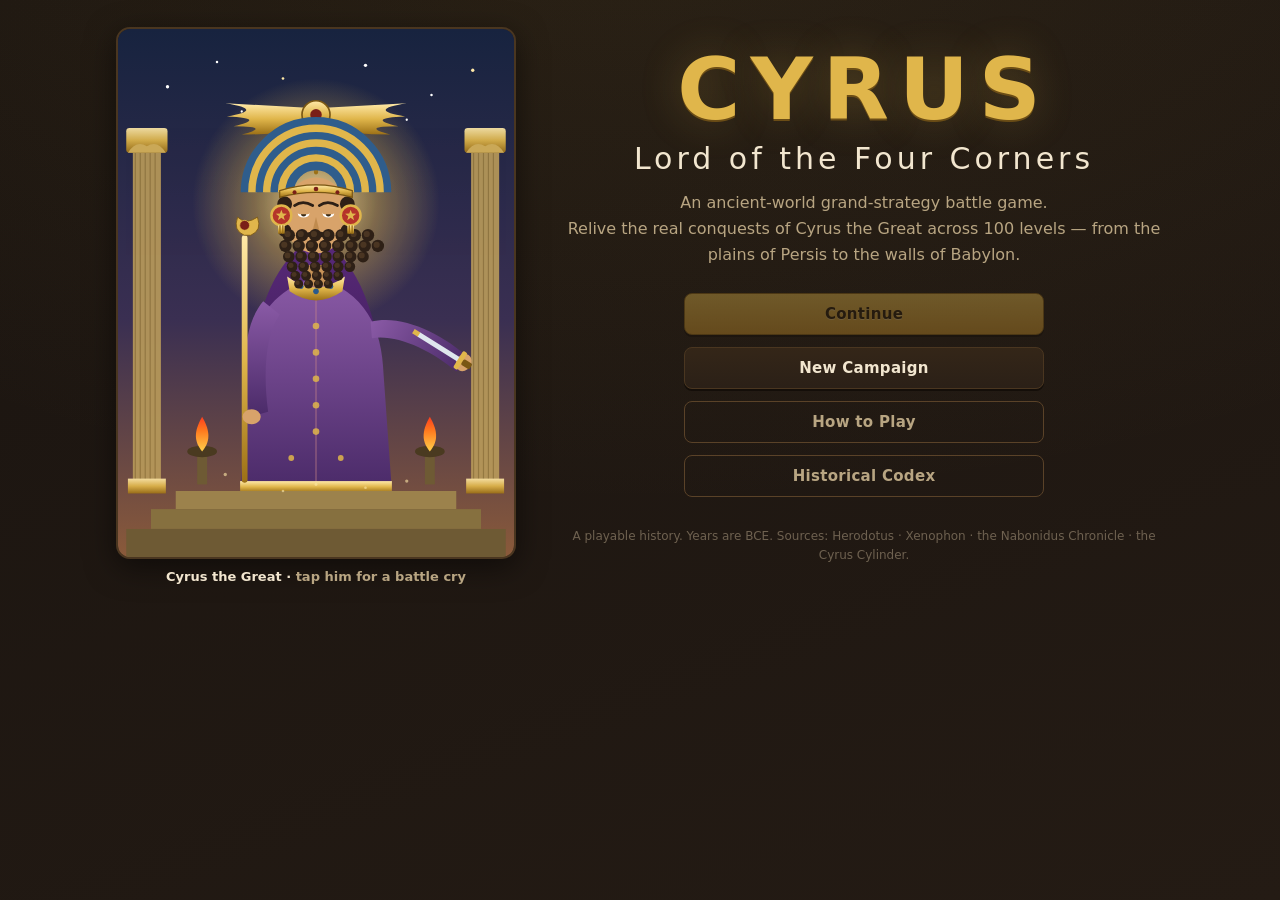
<file: index.html>
<!DOCTYPE html>
<html lang="en">
<head>
  <meta charset="UTF-8" />
  <meta name="viewport" content="width=device-width, initial-scale=1.0" />
  <title>Cyrus: Lord of the Four Corners</title>
  <meta name="description" content="An ancient-world grand-strategy battle game following the real conquests of Cyrus the Great across 100 levels." />
  <link rel="preconnect" href="https://fonts.googleapis.com" />
  <link rel="stylesheet" href="css/style.css" />
</head>
<body>
  <div id="app"><!-- screens render here --></div>

  <!-- Game scripts: data → engine → ui -->
  <script src="js/data.js"></script>
  <script src="js/engine.js"></script>
  <script src="js/audio.js"></script>
  <script src="js/battlefield.js"></script>
  <script src="js/hero.js"></script>
  <script src="js/ui.js"></script>
</body>
</html>
</file>
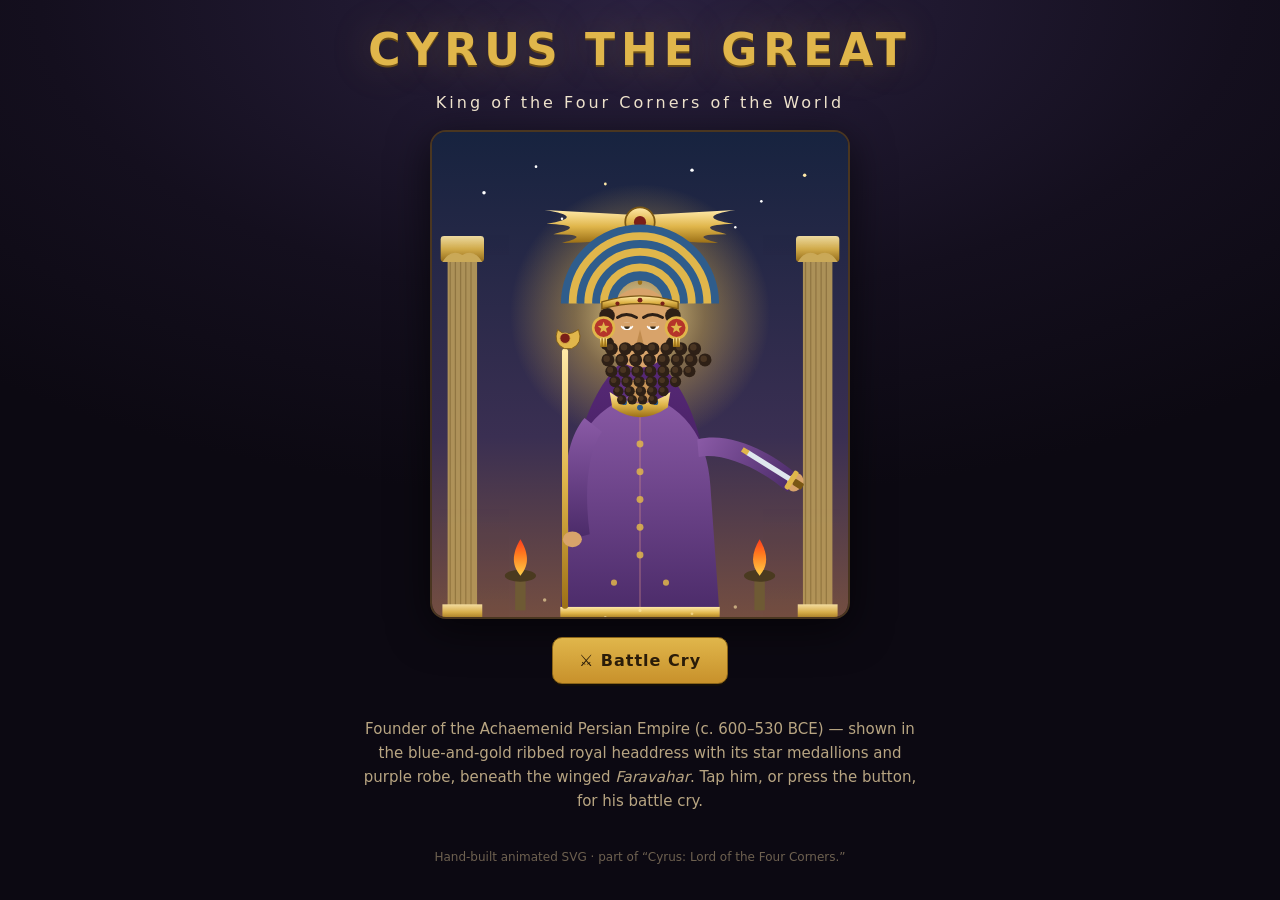
<file: cyrus.html>
<!DOCTYPE html>
<html lang="en">
<head>
<meta charset="UTF-8" />
<meta name="viewport" content="width=device-width, initial-scale=1.0" />
<title>Cyrus the Great — Animated</title>
<meta name="description" content="A hand-built, fully animated illustration of Cyrus the Great, founder of the Achaemenid Persian Empire." />
<style>
  :root{ --gold:#e0b64b; --cream:#f2e6cf; --muted:#b8a582; }
  *{box-sizing:border-box;}
  html,body{margin:0;height:100%;}
  body{min-height:100%;font-family:"Trebuchet MS","Segoe UI",system-ui,sans-serif;color:var(--cream);
    background:radial-gradient(1000px 500px at 50% 0%, #2a2140, #140f1e 60%, #0c0912);
    display:flex;flex-direction:column;align-items:center;justify-content:center;gap:18px;padding:24px 16px;text-align:center;}
  h1{margin:0;font-size:clamp(26px,5vw,44px);letter-spacing:6px;color:var(--gold);text-shadow:0 2px 0 #6b4d16,0 0 40px rgba(224,182,75,.25);}
  .sub{margin:0;color:var(--cream);letter-spacing:3px;font-weight:400;}
  .stage{width:min(92vw,420px);border-radius:16px;overflow:hidden;border:2px solid #4a3620;
    box-shadow:0 10px 40px rgba(0,0,0,.6);cursor:pointer;}
  .stage svg{display:block;width:100%;height:auto;}
  .cap{color:var(--muted);max-width:560px;line-height:1.6;font-size:15px;}
  .btn{font-family:inherit;font-weight:800;font-size:16px;letter-spacing:1px;color:#2a1c09;
    background:linear-gradient(180deg,var(--gold),#c8912b);border:1px solid #8a6418;border-radius:10px;
    padding:13px 26px;cursor:pointer;box-shadow:0 2px 0 #140e09;transition:transform .08s,filter .12s;}
  .btn:hover{transform:translateY(-1px);filter:brightness(1.1);}
  .btn:active{transform:translateY(1px);}
  .foot{color:#6e6150;font-size:12px;margin-top:4px;}
</style>
</head>
<body>
  <h1>CYRUS THE GREAT</h1>
  <p class="sub">King of the Four Corners of the World</p>
  <div class="stage" id="stage"></div>
  <button class="btn" id="cry">⚔️ Battle Cry</button>
  <p class="cap">Founder of the Achaemenid Persian Empire (c.&nbsp;600–530&nbsp;BCE) — shown in the blue‑and‑gold ribbed royal headdress with its star medallions and purple robe, beneath the winged <em>Faravahar</em>. Tap him, or press the button, for his battle cry.</p>
  <p class="foot">Hand-built animated SVG · part of “Cyrus: Lord of the Four Corners.”</p>

  <script src="js/hero.js"></script>
  <script>
    document.getElementById("stage").innerHTML = window.CYRUS_SVG;
    const fire = () => window.cyrusCry(document.getElementById("stage"));
    document.getElementById("stage").onclick = fire;
    document.getElementById("cry").onclick = fire;
    setTimeout(fire, 600);
  </script>
</body>
</html>
</file>
<file: css/style.css>
/* =========================================================================
   CYRUS: LORD OF THE FOUR CORNERS  —  style.css
   Achaemenid palette: lapis blue, royal red, Persian gold, carved stone.
   ========================================================================= */
:root{
  --bg:#1a1410; --bg2:#241b14; --panel:#2b2017; --panel2:#342618;
  --gold:#e0b64b; --gold2:#c8912b; --red:#8e2b24; --red2:#b5342a;
  --lapis:#2a5a8c; --lapis2:#3f7ab0; --cream:#f2e6cf; --muted:#b8a582;
  --green:#4caf50; --ink:#120d09;
  --ch:#8a5a2b;
  --shadow:0 8px 30px rgba(0,0,0,.5);
  --font: "Trebuchet MS", "Segoe UI", system-ui, sans-serif;
}
*{box-sizing:border-box;}
html,body{margin:0;height:100%;}
body{
  font-family:var(--font); color:var(--cream);
  background:
    radial-gradient(1200px 600px at 50% -10%, rgba(224,182,75,.08), transparent),
    linear-gradient(160deg, var(--bg), var(--bg2));
  background-attachment:fixed;
  -webkit-font-smoothing:antialiased;
}
#app{min-height:100%;}
.screen{max-width:1100px;margin:0 auto;padding:18px 16px 60px;}

/* ---- buttons ---- */
.btn{
  font-family:var(--font); font-weight:700; font-size:15px; letter-spacing:.3px;
  color:var(--cream); background:linear-gradient(180deg,var(--panel2),var(--panel));
  border:1px solid #4a3620; border-radius:8px; padding:11px 18px; cursor:pointer;
  transition:transform .08s, box-shadow .12s, filter .12s; box-shadow:0 2px 0 #140e09;
}
.btn:hover:not(:disabled){transform:translateY(-1px);filter:brightness(1.12);}
.btn:active:not(:disabled){transform:translateY(1px);}
.btn:disabled{opacity:.4;cursor:not-allowed;}
.btn-gold{background:linear-gradient(180deg,var(--gold),var(--gold2));color:#2a1c09;border-color:#8a6418;text-shadow:0 1px 0 rgba(255,255,255,.3);}
.btn-ghost{background:transparent;border-color:#5a4228;color:var(--muted);box-shadow:none;}
.btn-small{padding:8px 14px;font-size:14px;}
.btn-tiny{padding:5px 10px;font-size:13px;}

/* ---- title screen ---- */
.title-screen{display:grid;grid-template-columns:minmax(260px,420px) 1fr;gap:28px;align-items:center;padding-top:3vh;}
.title-side{text-align:center;}
.title-hero{display:flex;flex-direction:column;align-items:center;}
.hero-stage{width:100%;max-width:400px;cursor:pointer;border-radius:14px;overflow:hidden;
  border:2px solid #4a3620;box-shadow:var(--shadow);transition:transform .12s, box-shadow .2s;}
.hero-stage:hover{transform:translateY(-3px);box-shadow:0 0 28px rgba(224,182,75,.35),var(--shadow);}
.hero-stage svg{display:block;width:100%;height:auto;}
.hero-cap{margin-top:10px;font-weight:700;font-size:13px;color:var(--cream);}
.faravahar{font-size:64px;color:var(--gold);text-shadow:0 0 30px rgba(224,182,75,.5);line-height:1;}
@media (max-width:820px){
  .title-screen{grid-template-columns:1fr;padding-top:2vh;}
  .hero-stage{max-width:300px;margin:0 auto;}
}
.game-title{font-size:clamp(44px,9vw,86px);margin:6px 0 0;letter-spacing:10px;
  color:var(--gold); text-shadow:0 2px 0 #6b4d16, 0 0 40px rgba(224,182,75,.25);}
.game-sub{font-size:clamp(18px,3.4vw,30px);margin:2px 0 14px;color:var(--cream);letter-spacing:4px;font-weight:400;}
.tagline{color:var(--muted);max-width:620px;margin:0 auto 26px;line-height:1.6;font-size:16px;}
.menu-btns{display:flex;flex-direction:column;gap:12px;max-width:360px;margin:0 auto;}
.credit{color:#6e6150;font-size:12px;margin-top:30px;line-height:1.6;}

/* ---- HUD ---- */
.hud{display:flex;justify-content:space-between;align-items:center;flex-wrap:wrap;gap:10px;
  background:linear-gradient(180deg,rgba(224,182,75,.1),rgba(0,0,0,.2));
  border:1px solid #4a3620;border-radius:10px;padding:10px 14px;margin-bottom:14px;}
.hud-left{display:flex;flex-direction:column;}
.hud-title{color:var(--gold);font-weight:800;font-size:16px;}
.hud-perk{color:var(--muted);font-size:12px;}
.hud-right{display:flex;gap:14px;flex-wrap:wrap;}
.hud-stat{font-weight:700;font-size:15px;white-space:nowrap;}

/* ---- map ---- */
.map-actions{display:flex;gap:10px;justify-content:flex-end;margin-bottom:6px;flex-wrap:wrap;}
.map-title{text-align:center;color:var(--gold);letter-spacing:3px;margin:10px 0 18px;}
.chapters{display:flex;flex-direction:column;gap:14px;}
.chapter{background:linear-gradient(180deg,var(--panel),var(--bg2));
  border:1px solid #4a3620;border-left:6px solid var(--ch);border-radius:10px;padding:12px 14px;}
.chapter.ch-locked{opacity:.5;}
.chapter-head{display:flex;align-items:baseline;gap:12px;flex-wrap:wrap;margin-bottom:10px;}
.chapter-num{color:var(--ch);font-weight:800;filter:brightness(1.6);}
.chapter-name{font-size:18px;font-weight:800;color:var(--cream);}
.chapter-foe{color:var(--muted);font-size:13px;}
.chapter-done{margin-left:auto;color:var(--green);font-weight:700;font-size:13px;border:1px solid var(--green);padding:2px 8px;border-radius:12px;}
.nodes{display:flex;flex-wrap:wrap;gap:8px;}
.node{width:42px;height:42px;border-radius:8px;border:1px solid #4a3620;font-weight:800;font-size:15px;
  cursor:pointer;color:var(--cream);background:var(--panel2);transition:transform .08s,filter .12s;}
.node:hover:not(:disabled){transform:translateY(-2px);filter:brightness(1.2);}
.node.done{background:linear-gradient(180deg,#3a5a34,#2c4427);border-color:#4caf50;color:#d6f0cf;}
.node.current{background:linear-gradient(180deg,var(--gold),var(--gold2));color:#2a1c09;border-color:#fff3cf;
  box-shadow:0 0 16px rgba(224,182,75,.6);animation:pulse 1.6s infinite;}
.node.locked{opacity:.4;cursor:not-allowed;}
@keyframes pulse{0%,100%{box-shadow:0 0 8px rgba(224,182,75,.4);}50%{box-shadow:0 0 20px rgba(224,182,75,.8);}}

/* ---- panels / codex / howto ---- */
.panel-screen{max-width:820px;}
.hdr{color:var(--gold);letter-spacing:2px;text-align:center;}
.center{text-align:center;}
.muted{color:var(--muted);}
.howto h3{color:var(--gold);margin:18px 0 4px;}
.howto p,.howto li{line-height:1.6;color:var(--cream);}
.howto ul{line-height:1.7;}
.howto{background:var(--panel);border:1px solid #4a3620;border-radius:10px;padding:6px 22px 20px;margin-bottom:18px;}
.codex-list{display:flex;flex-direction:column;gap:12px;margin:16px 0;}
.codex-entry{background:var(--panel);border:1px solid #4a3620;border-radius:10px;padding:12px 16px;}
.codex-entry h3{margin:0 0 6px;color:var(--gold);}
.codex-entry p{margin:0;line-height:1.6;}
.codex-entry.locked{opacity:.55;}
.codex-entry.locked p{font-style:italic;}

/* ---- council ---- */
.council-screen .hdr{margin-bottom:8px;}
.council-grid{display:grid;grid-template-columns:1.3fr 1fr;gap:18px;margin-bottom:18px;}
.recruit-col h3,.decision-col h3{color:var(--gold);margin:4px 0 2px;}
.unit-cards{display:grid;grid-template-columns:1fr 1fr;gap:10px;margin-top:10px;}
.unit-card{background:var(--panel);border:1px solid #4a3620;border-radius:10px;padding:10px 12px;}
.unit-top{display:flex;gap:10px;align-items:center;}
.unit-icon{font-size:26px;}
.unit-name{font-weight:800;}
.unit-role{color:var(--muted);font-size:12px;text-transform:capitalize;}
.unit-blurb{color:var(--cream);font-size:12.5px;line-height:1.45;margin:8px 0;min-height:34px;}
.unit-buy{display:flex;align-items:center;gap:8px;flex-wrap:wrap;}
.unit-cost{color:var(--gold);font-weight:700;font-size:13px;margin-right:auto;}
.decision-card{background:linear-gradient(180deg,rgba(142,43,36,.25),var(--panel));border:1px solid var(--red);border-radius:10px;padding:14px;display:flex;flex-direction:column;gap:10px;}
.decision-q{margin:0 0 4px;font-size:15px;line-height:1.5;}
.decision-btn{text-align:left;}
.dec-result{margin-top:10px;}
.dec-done{color:var(--green);font-weight:700;background:rgba(76,175,80,.12);border:1px solid var(--green);border-radius:8px;padding:10px;}

/* ---- briefing ---- */
.briefing-screen{max-width:760px;}
.briefing-card{background:linear-gradient(180deg,var(--panel),var(--bg2));
  border:1px solid #4a3620;border-top:6px solid var(--ch);border-radius:12px;padding:20px 22px;box-shadow:var(--shadow);}
.brief-top{display:flex;justify-content:space-between;color:var(--muted);font-size:13px;flex-wrap:wrap;gap:6px;}
.brief-title{color:var(--gold);margin:6px 0 8px;font-size:26px;letter-spacing:1px;}
.brief-meta{display:flex;gap:16px;flex-wrap:wrap;color:var(--cream);font-size:14px;margin-bottom:12px;}
.brief-story{line-height:1.7;font-size:15.5px;background:rgba(0,0,0,.18);border-left:3px solid var(--gold);padding:12px 14px;border-radius:4px;}
.brief-enemy,.brief-yours{margin-top:12px;font-size:14px;line-height:1.6;}
.brief-hint{margin-top:12px;background:rgba(63,122,176,.15);border:1px solid var(--lapis);border-radius:8px;padding:10px 12px;font-size:13.5px;line-height:1.5;}
.brief-actions{display:flex;gap:10px;justify-content:space-between;margin-top:18px;flex-wrap:wrap;}

/* ---- battle ---- */
.battle-screen{max-width:960px;}
.battle-header{display:flex;justify-content:space-between;align-items:center;flex-wrap:wrap;gap:8px;
  background:linear-gradient(180deg,rgba(224,182,75,.1),rgba(0,0,0,.25));border:1px solid #4a3620;border-radius:10px;padding:10px 14px;margin-bottom:12px;}
.bh-title{font-weight:800;color:var(--gold);font-size:17px;}
.bh-terr{color:var(--cream);font-size:13px;margin-left:auto;}
.bh-round{color:var(--muted);font-weight:700;}
.sound-btn{background:transparent;border:1px solid #5a4228;border-radius:8px;color:var(--cream);
  font-size:16px;padding:4px 10px;cursor:pointer;line-height:1;}
.sound-btn:hover{filter:brightness(1.2);border-color:var(--gold);}
.armies{display:grid;grid-template-columns:1fr auto 1fr;gap:12px;align-items:stretch;margin-bottom:12px;}
.army-side{background:var(--panel);border:1px solid #4a3620;border-radius:10px;padding:12px;}
.player-side{border-left:4px solid var(--lapis2);}
.enemy-side{border-left:4px solid var(--red2);}
.army-label{font-weight:800;margin-bottom:8px;font-size:15px;}
.vs{display:flex;align-items:center;font-size:28px;color:var(--gold);}
.ubar{display:flex;align-items:center;gap:8px;padding:5px 8px;background:rgba(0,0,0,.2);border-radius:6px;margin-bottom:5px;font-size:13.5px;}
.ubar-ico{font-size:18px;}
.ubar-name{flex:1;}
.ubar-count{font-weight:800;color:var(--gold);}
.army-total{margin-top:8px;font-weight:800;text-align:right;color:var(--cream);}
.morale-wrap{display:flex;align-items:center;gap:8px;margin-top:8px;}
.morale-label{font-size:12px;color:var(--muted);width:48px;}
.morale-track{flex:1;height:12px;background:rgba(0,0,0,.35);border-radius:6px;overflow:hidden;border:1px solid #000;}
.morale-fill{height:100%;transition:width .4s ease;}
.morale-val{font-weight:800;width:34px;text-align:right;font-size:13px;}
.combat-log{background:var(--ink);border:1px solid #4a3620;border-radius:10px;padding:10px 14px;min-height:92px;margin-bottom:12px;font-size:14px;line-height:1.6;}
.combat-log > div{padding:2px 0;}
.log-good{color:#cfe9c7;}
.log-bad{color:#f0c0bc;}
.log-sys{color:var(--gold);font-weight:700;}
.battle-controls{background:var(--panel);border:1px solid #4a3620;border-radius:10px;padding:12px 14px;}
.abilities-row{display:flex;gap:8px;flex-wrap:wrap;margin-bottom:12px;}
.ability-btn{background:linear-gradient(180deg,rgba(63,122,176,.3),rgba(0,0,0,.2));border:1px solid var(--lapis);color:var(--cream);
  border-radius:8px;padding:8px 12px;cursor:pointer;font-weight:700;font-size:13px;}
.ability-btn:hover:not(:disabled){filter:brightness(1.2);}
.ability-btn:disabled{opacity:.4;cursor:not-allowed;}
.ability-btn.pending{border-color:var(--gold);box-shadow:0 0 12px rgba(224,182,75,.5);}
.ab-left{color:var(--gold);}
.orders-label{color:var(--muted);font-size:13px;margin-bottom:8px;}
.orders-row{display:grid;grid-template-columns:repeat(auto-fit,minmax(118px,1fr));gap:8px;}
.order-btn{display:flex;flex-direction:column;align-items:center;gap:4px;padding:12px 8px;border-radius:10px;cursor:pointer;
  background:linear-gradient(180deg,var(--panel2),var(--panel));border:1px solid #5a4228;color:var(--cream);transition:transform .08s,box-shadow .12s,filter .12s;}
.order-btn:hover{transform:translateY(-2px);border-color:var(--gold);box-shadow:0 0 14px rgba(224,182,75,.35);filter:brightness(1.1);}
.order-ico{font-size:24px;}
.order-name{font-weight:700;font-size:13px;text-align:center;}

/* ---- result ---- */
.result-screen{display:flex;align-items:center;justify-content:center;min-height:72vh;}
.result-card{background:linear-gradient(180deg,var(--panel),var(--bg2));border:1px solid #4a3620;border-radius:14px;
  padding:26px 28px;max-width:560px;text-align:center;box-shadow:var(--shadow);}
.result-banner{font-size:34px;font-weight:900;letter-spacing:4px;color:var(--gold);text-shadow:0 2px 0 #6b4d16;}
.result-banner.bad{color:var(--red2);text-shadow:0 2px 0 #4a120e;}
.result-card h2{margin:6px 0 4px;color:var(--cream);}
.result-flavor{color:var(--muted);line-height:1.6;}
.result-rewards{display:flex;gap:16px;justify-content:center;flex-wrap:wrap;margin:16px 0;font-weight:700;}
.codex-unlock{background:rgba(63,122,176,.14);border:1px solid var(--lapis);border-radius:10px;padding:12px;margin:12px 0;text-align:left;line-height:1.55;font-size:14px;}
.title-gain{background:linear-gradient(90deg,rgba(224,182,75,.2),transparent);border:1px solid var(--gold);border-radius:10px;padding:12px;margin:12px 0;font-size:15px;}
.result-card .btn{margin:6px 6px 0;}

/* ---- ending ---- */
.ending-screen{text-align:center;max-width:760px;}
.ending-text{text-align:left;background:var(--panel);border:1px solid #4a3620;border-radius:12px;padding:20px 24px;line-height:1.8;margin:10px 0;}
.ending-quote{color:var(--gold);font-style:italic;font-size:17px;text-align:center;padding:4px 20px;}
.ending-stats{display:flex;gap:18px;justify-content:center;flex-wrap:wrap;font-weight:700;margin:16px 0;}
.ending-congrats{color:var(--gold);font-size:18px;font-weight:700;}

/* ---- toast ---- */
.toast{position:fixed;left:50%;bottom:26px;transform:translateX(-50%) translateY(40px);opacity:0;pointer-events:none;
  background:var(--panel2);border:1px solid var(--gold);border-radius:10px;padding:12px 20px;font-weight:700;z-index:50;transition:all .25s;box-shadow:var(--shadow);max-width:90vw;}
.toast.show{opacity:1;transform:translateX(-50%) translateY(0);}
.toast.bad{border-color:var(--red2);color:#f0c0bc;}
.toast.good{border-color:var(--green);color:#cfe9c7;}

/* ---- briefing: characters / versus ---- */
.versus{display:flex;align-items:center;justify-content:center;gap:20px;margin:14px 0 6px;}
.vs-fighter{display:flex;flex-direction:column;align-items:center;flex:1;max-width:220px;}
.portrait{width:76px;height:76px;border-radius:50%;display:flex;align-items:center;justify-content:center;font-size:42px;
  border:3px solid var(--gold);background:radial-gradient(circle at 40% 35%, #3a2c1d, #1a1209);box-shadow:0 4px 14px rgba(0,0,0,.5);}
.portrait.p{border-color:var(--lapis2);box-shadow:0 0 18px rgba(63,122,176,.4);}
.portrait.e{border-color:var(--red2);box-shadow:0 0 18px rgba(181,52,42,.4);}
.vs-name{font-weight:800;margin-top:7px;text-align:center;font-size:15px;}
.vs-sub{color:var(--muted);font-size:12px;text-align:center;}
.vs-mid{font-size:26px;font-weight:900;color:var(--gold);text-shadow:0 2px 0 #6b4d16;}
.brief-hook{line-height:1.6;font-size:16px;text-align:center;margin:10px 4px 6px;}
.enemy-cry{color:#f0c9a0;font-style:italic;text-align:center;font-size:15px;margin:0 0 12px;}
.brief-hosts{display:grid;grid-template-columns:1fr 1fr;gap:12px;margin-bottom:10px;}
.host-col{background:rgba(0,0,0,.2);border:1px solid #4a3620;border-radius:8px;padding:8px 10px;}
.host-lbl{display:block;color:var(--muted);font-size:11px;text-transform:uppercase;letter-spacing:1px;margin-bottom:3px;}
.host-line{font-size:15px;letter-spacing:1px;}
.history-fold{margin:6px 0 2px;border:1px solid #4a3620;border-radius:8px;background:rgba(0,0,0,.15);}
.history-fold summary{cursor:pointer;padding:9px 12px;color:var(--muted);font-size:13px;font-weight:700;}
.history-fold p{margin:0;padding:0 14px 12px;line-height:1.6;color:var(--cream);font-size:14px;}
.btn-charge{font-size:16px;letter-spacing:1px;animation:chargepulse 1.8s infinite;}
@keyframes chargepulse{0%,100%{box-shadow:0 2px 0 #140e09;}50%{box-shadow:0 0 18px rgba(224,182,75,.7),0 2px 0 #140e09;}}

/* ---- live battlefield ---- */
.field-wrap{position:relative;margin-bottom:12px;}
#field{width:100%;height:46vh;min-height:300px;max-height:460px;display:block;border-radius:12px;
  border:2px solid #4a3620;box-shadow:inset 0 0 40px rgba(0,0,0,.4),var(--shadow);}
.morale-strip{display:flex;align-items:center;gap:8px;margin-bottom:8px;font-weight:700;font-size:13px;}
.morale-strip .ms-label{white-space:nowrap;}
.morale-strip .ms-label.e{color:#f0c0bc;}
.morale-strip .ms-mid{color:var(--muted);font-size:11px;text-transform:uppercase;letter-spacing:1px;}
.morale-strip .morale-track{flex:1;height:14px;}
.morale-track.rev{transform:scaleX(-1);}
.field-counts{position:absolute;bottom:8px;left:0;right:0;display:flex;justify-content:space-between;padding:0 14px;
  font-weight:800;font-size:13px;color:#fff;text-shadow:0 1px 3px rgba(0,0,0,.8);pointer-events:none;}
.stance-row{display:grid;grid-template-columns:repeat(5,1fr);gap:8px;}
.stance-btn{display:flex;flex-direction:column;align-items:center;gap:3px;padding:12px 6px;border-radius:10px;cursor:pointer;
  background:linear-gradient(180deg,var(--panel2),var(--panel));border:1px solid #5a4228;color:var(--cream);transition:transform .08s,box-shadow .12s,filter .12s;}
.stance-btn:hover{transform:translateY(-2px);filter:brightness(1.12);}
.stance-btn.active{border-color:var(--gold);box-shadow:0 0 14px rgba(224,182,75,.5);background:linear-gradient(180deg,#4a3a22,#352818);}
.st-ico{font-size:22px;}
.st-n{font-weight:700;font-size:12.5px;}

/* ---- responsive ---- */
@media (max-width:760px){
  .council-grid{grid-template-columns:1fr;}
  .unit-cards{grid-template-columns:1fr;}
  .armies{grid-template-columns:1fr;}
  .vs{justify-content:center;transform:rotate(90deg);}
  .brief-title{font-size:22px;}
  .versus{gap:10px;}
  .portrait{width:60px;height:60px;font-size:32px;}
  .brief-hosts{grid-template-columns:1fr;}
  .stance-row{grid-template-columns:repeat(3,1fr);}
  #field{height:40vh;}
}
</file>
